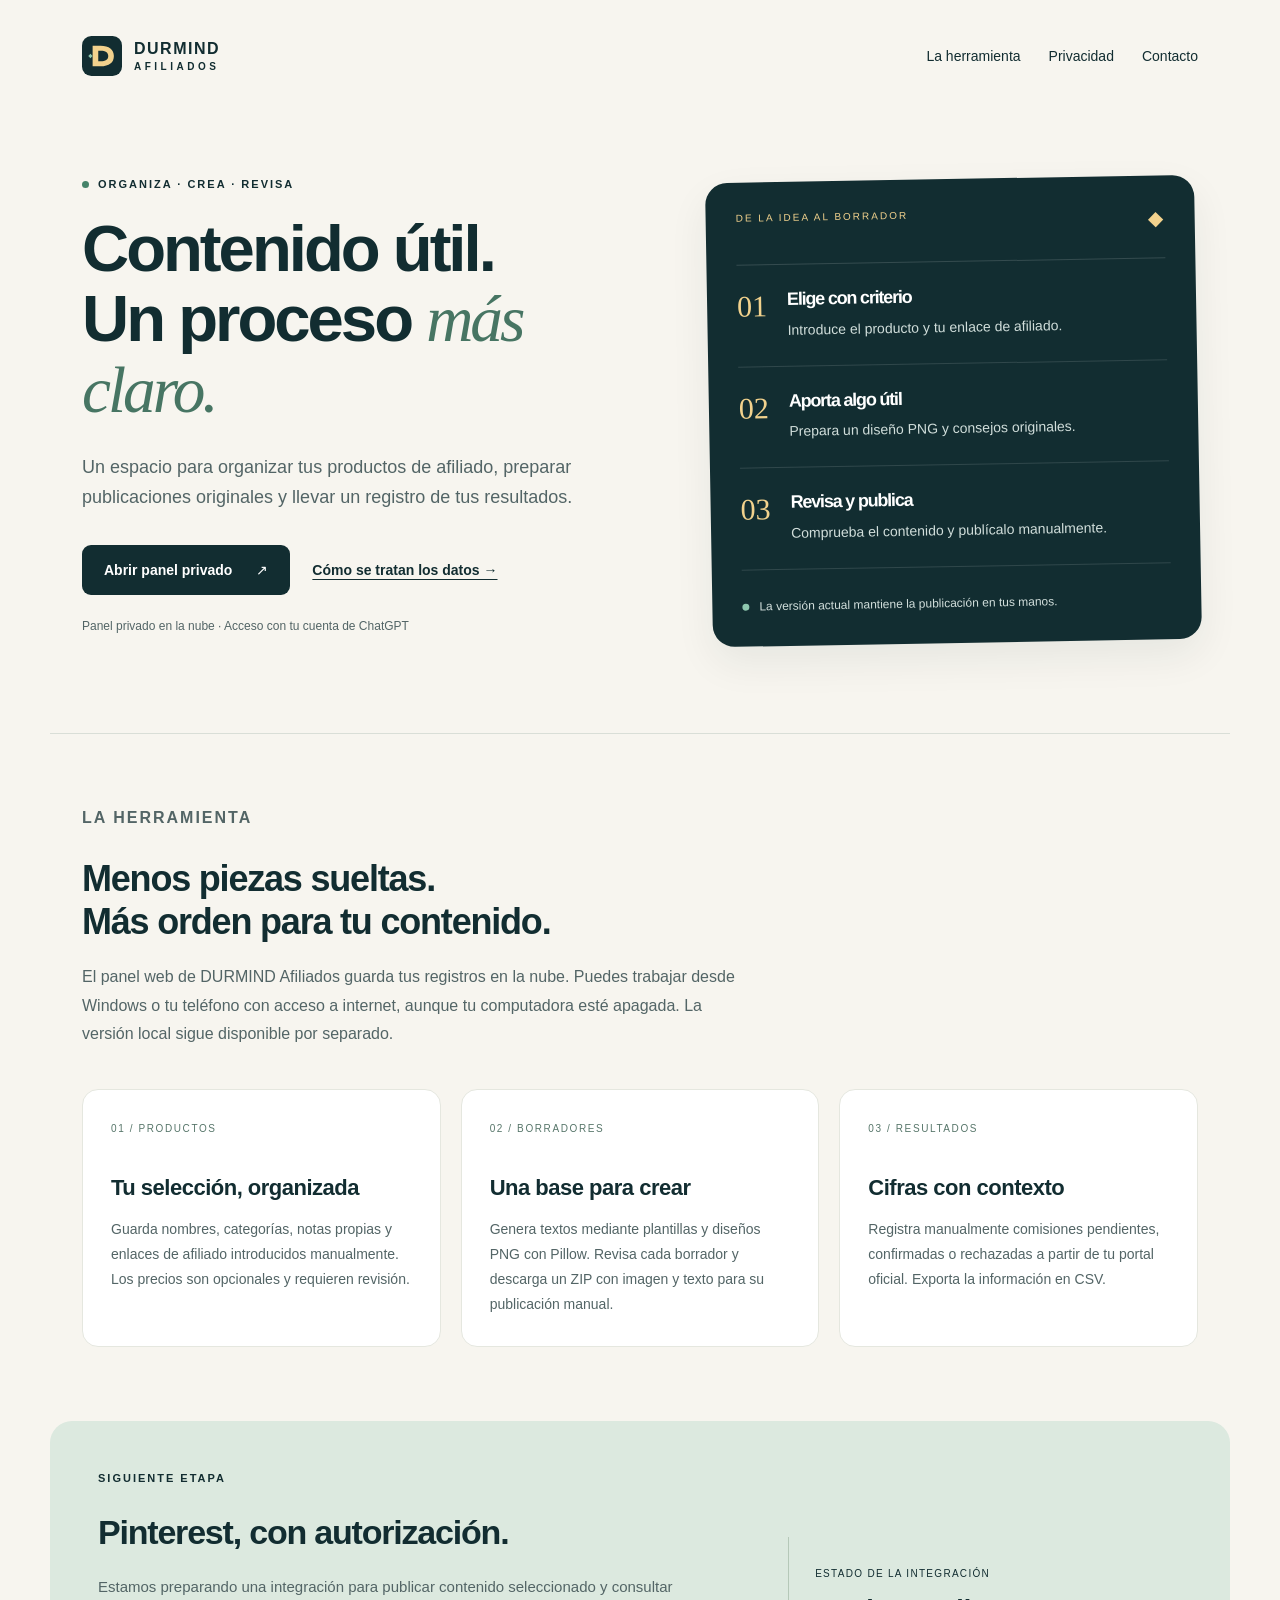
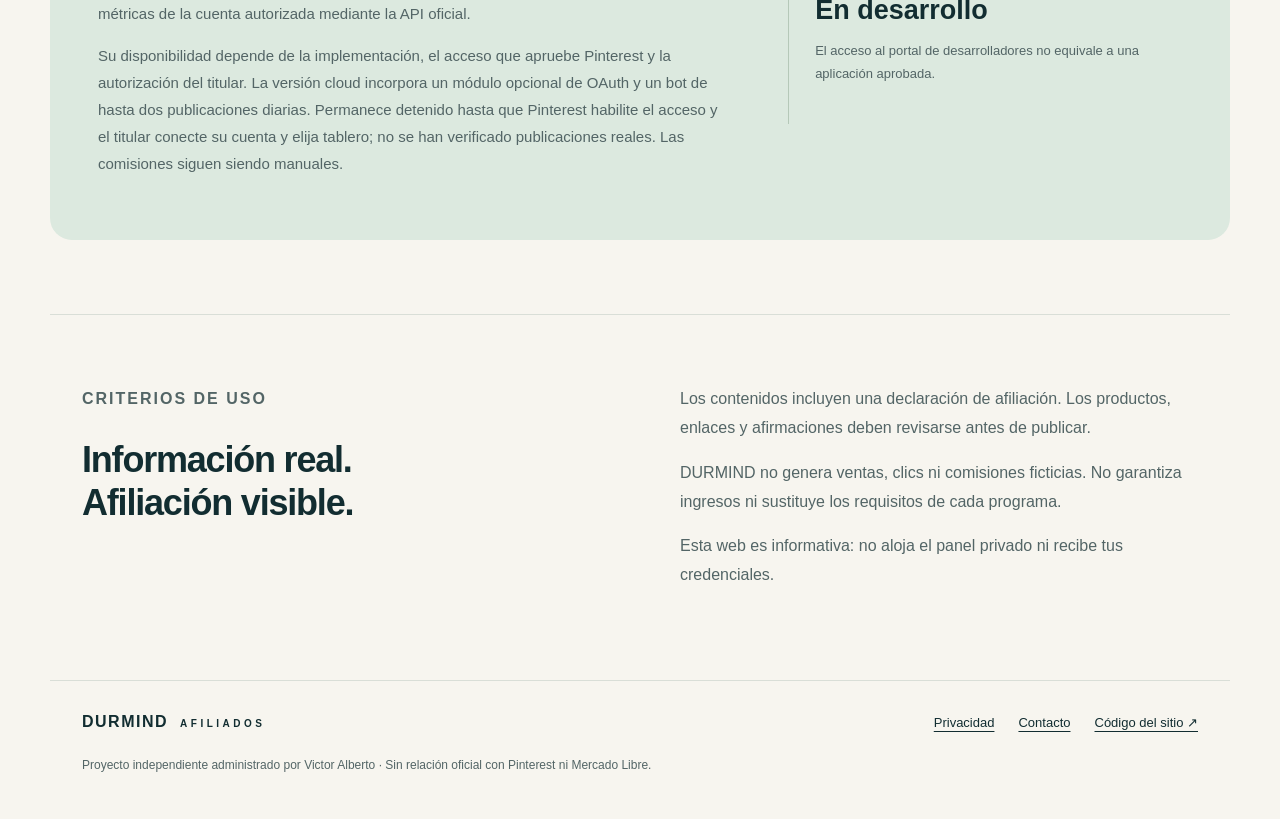
<file: index.html>
<!doctype html>
<html lang="es">
<head>
  <meta charset="utf-8">
  <meta name="viewport" content="width=device-width, initial-scale=1">
  <meta name="description" content="DURMIND Afiliados: herramienta local para organizar productos, preparar contenido original y registrar comisiones. Integración con Pinterest en desarrollo.">
  <meta name="theme-color" content="#122d31">
  <title>DURMIND Afiliados · Contenido con intención</title>
  <link rel="icon" href="assets/icon.svg" type="image/svg+xml">
  <link rel="stylesheet" href="assets/style.css">
</head>
<body>
  <a class="skip" href="#contenido">Ir al contenido</a>
  <header class="header wrap">
    <a class="brand" href="./" aria-label="DURMIND Afiliados, inicio"><img src="assets/icon.svg" alt="" width="40" height="40"><span>DURMIND<small>AFILIADOS</small></span></a>
    <nav aria-label="Principal"><a href="#herramienta">La herramienta</a><a href="privacidad.html">Privacidad</a><a href="contacto.html">Contacto</a></nav>
  </header>
  <main id="contenido">
    <section class="hero wrap">
      <div>
        <p class="eyebrow"><span class="dot"></span> ORGANIZA · CREA · REVISA</p>
        <h1>Contenido útil.<br>Un proceso <em>más claro.</em></h1>
        <p class="intro">Un espacio para organizar tus productos de afiliado, preparar publicaciones originales y llevar un registro de tus resultados.</p>
        <div class="actions"><a class="button" href="https://durmind-afiliados-panel.vicozero559.chatgpt.site">Abrir panel privado <span aria-hidden="true">↗</span></a><a class="text-link" href="privacidad.html">Cómo se tratan los datos →</a></div>
        <p class="hero-note">Panel privado en la nube · Acceso con tu cuenta de ChatGPT</p>
      </div>
      <aside class="process" aria-label="Flujo editorial de la aplicación">
        <div class="process-top"><span>DE LA IDEA AL BORRADOR</span><span aria-hidden="true">◆</span></div>
        <div class="step"><span class="step-no">01</span><div><h2>Elige con criterio</h2><p>Introduce el producto y tu enlace de afiliado.</p></div></div>
        <div class="step"><span class="step-no">02</span><div><h2>Aporta algo útil</h2><p>Prepara un diseño PNG y consejos originales.</p></div></div>
        <div class="step"><span class="step-no">03</span><div><h2>Revisa y publica</h2><p>Comprueba el contenido y publícalo manualmente.</p></div></div>
        <div class="process-bottom"><span class="dot"></span> La versión actual mantiene la publicación en tus manos.</div>
      </aside>
    </section>
    <section class="section wrap" id="herramienta">
      <div class="section-heading"><p class="eyebrow">LA HERRAMIENTA</p><h2>Menos piezas sueltas.<br>Más orden para tu contenido.</h2><p>El panel web de DURMIND Afiliados guarda tus registros en la nube. Puedes trabajar desde Windows o tu teléfono con acceso a internet, aunque tu computadora esté apagada. La versión local sigue disponible por separado.</p></div>
      <div class="cards">
        <article class="card"><span class="card-index">01 / PRODUCTOS</span><h3>Tu selección, organizada</h3><p>Guarda nombres, categorías, notas propias y enlaces de afiliado introducidos manualmente. Los precios son opcionales y requieren revisión.</p></article>
        <article class="card"><span class="card-index">02 / BORRADORES</span><h3>Una base para crear</h3><p>Genera textos mediante plantillas y diseños PNG con Pillow. Revisa cada borrador y descarga un ZIP con imagen y texto para su publicación manual.</p></article>
        <article class="card"><span class="card-index">03 / RESULTADOS</span><h3>Cifras con contexto</h3><p>Registra manualmente comisiones pendientes, confirmadas o rechazadas a partir de tu portal oficial. Exporta la información en CSV.</p></article>
      </div>
    </section>
    <section class="integration wrap" aria-labelledby="pinterest-title">
      <div><p class="eyebrow">SIGUIENTE ETAPA</p><h2 id="pinterest-title">Pinterest, con autorización.</h2><p>Estamos preparando una integración para publicar contenido seleccionado y consultar métricas de la cuenta autorizada mediante la API oficial.</p><p>Su disponibilidad depende de la implementación, el acceso que apruebe Pinterest y la autorización del titular. La versión cloud incorpora un módulo opcional de OAuth y un bot de hasta dos publicaciones diarias. Permanece detenido hasta que Pinterest habilite el acceso y el titular conecte su cuenta y elija tablero; no se han verificado publicaciones reales. Las comisiones siguen siendo manuales.</p></div>
      <div class="status"><span class="label">ESTADO DE LA INTEGRACIÓN</span><strong>En desarrollo</strong><p>El acceso al portal de desarrolladores no equivale a una aplicación aprobada.</p></div>
    </section>
    <section class="section wrap principles"><div><p class="eyebrow">CRITERIOS DE USO</p><h2>Información real.<br>Afiliación visible.</h2></div><div><p>Los contenidos incluyen una declaración de afiliación. Los productos, enlaces y afirmaciones deben revisarse antes de publicar.</p><p>DURMIND no genera ventas, clics ni comisiones ficticias. No garantiza ingresos ni sustituye los requisitos de cada programa.</p><p>Esta web es informativa: no aloja el panel privado ni recibe tus credenciales.</p></div></section>
  </main>
  <footer class="footer wrap"><div class="footer-row"><a class="brand" href="./">DURMIND <small>AFILIADOS</small></a><div><a href="privacidad.html">Privacidad</a><a href="contacto.html">Contacto</a><a href="https://github.com/vicozero/durmind-afiliados-web" rel="noopener noreferrer">Código del sitio ↗</a></div></div><p>Proyecto independiente administrado por Victor Alberto · Sin relación oficial con Pinterest ni Mercado Libre.</p></footer>
</body>
</html>
</file>
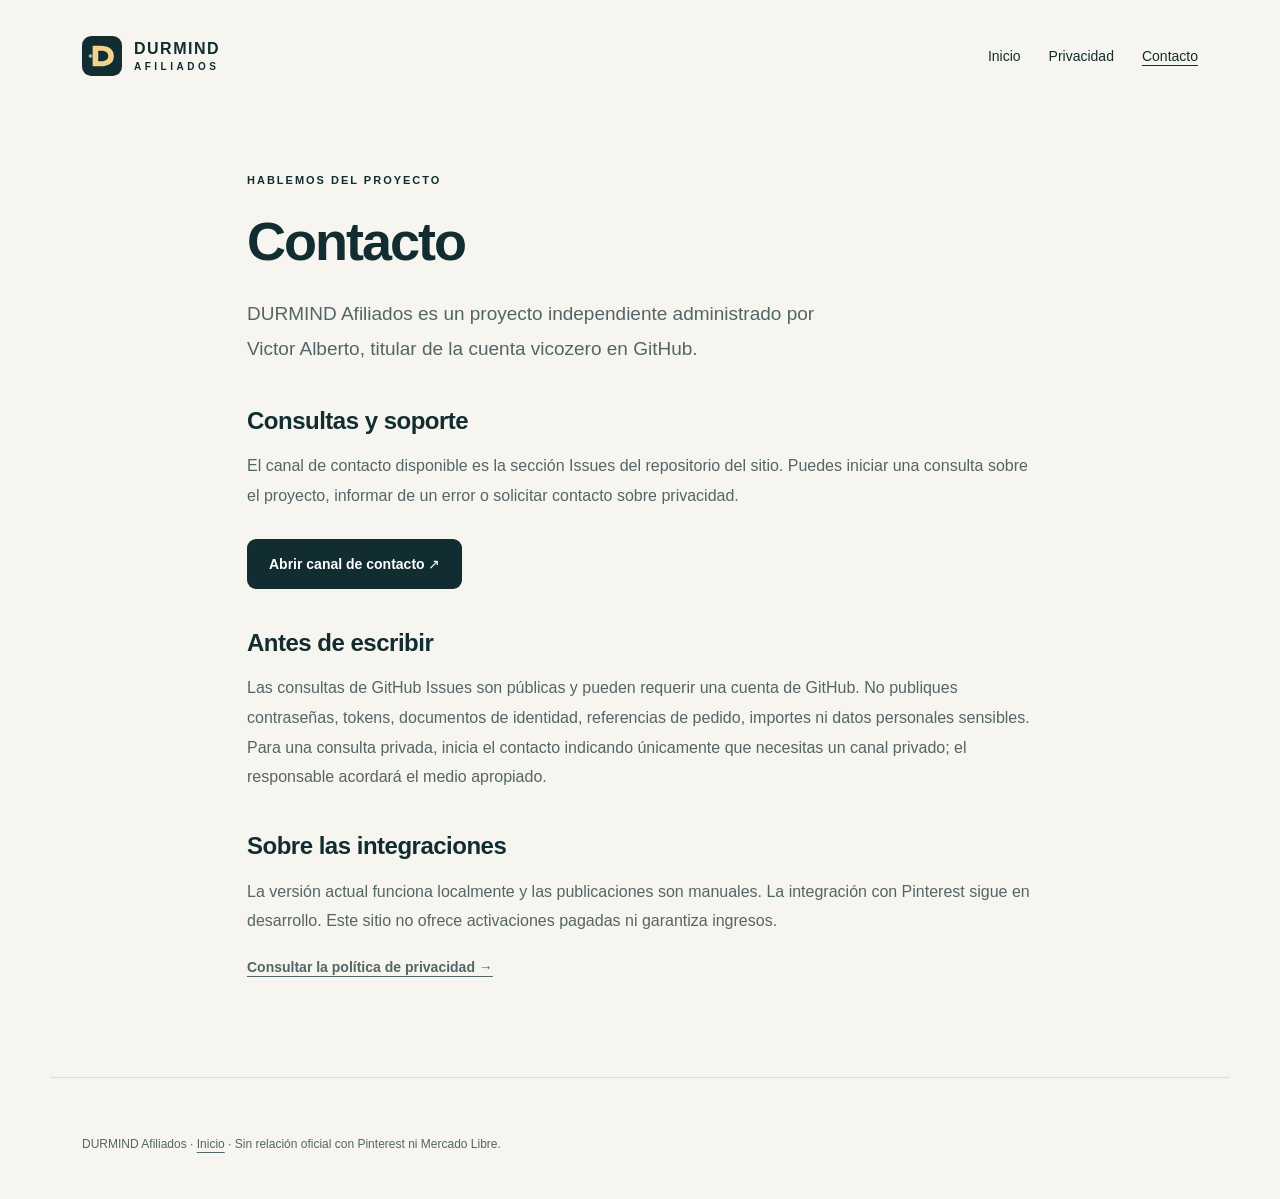
<file: contacto.html>
<!doctype html>
<html lang="es">
<head><meta charset="utf-8"><meta name="viewport" content="width=device-width, initial-scale=1"><meta name="description" content="Contacto y consultas de privacidad de DURMIND Afiliados."><title>Contacto · DURMIND Afiliados</title><link rel="icon" href="assets/icon.svg" type="image/svg+xml"><link rel="stylesheet" href="assets/style.css"></head>
<body><a class="skip" href="#contenido">Ir al contenido</a><header class="header wrap"><a class="brand" href="./"><img src="assets/icon.svg" alt="" width="40" height="40"><span>DURMIND<small>AFILIADOS</small></span></a><nav aria-label="Principal"><a href="./">Inicio</a><a href="privacidad.html">Privacidad</a><a aria-current="page" href="contacto.html">Contacto</a></nav></header><main id="contenido" class="document wrap"><p class="eyebrow">HABLEMOS DEL PROYECTO</p><h1>Contacto</h1><p class="intro">DURMIND Afiliados es un proyecto independiente administrado por Victor Alberto, titular de la cuenta vicozero en GitHub.</p><h2>Consultas y soporte</h2><p>El canal de contacto disponible es la sección Issues del repositorio del sitio. Puedes iniciar una consulta sobre el proyecto, informar de un error o solicitar contacto sobre privacidad.</p><a class="button" href="https://github.com/vicozero/durmind-afiliados-web/issues" rel="noopener noreferrer">Abrir canal de contacto ↗</a><h2>Antes de escribir</h2><p>Las consultas de GitHub Issues son públicas y pueden requerir una cuenta de GitHub. No publiques contraseñas, tokens, documentos de identidad, referencias de pedido, importes ni datos personales sensibles. Para una consulta privada, inicia el contacto indicando únicamente que necesitas un canal privado; el responsable acordará el medio apropiado.</p><h2>Sobre las integraciones</h2><p>La versión actual funciona localmente y las publicaciones son manuales. La integración con Pinterest sigue en desarrollo. Este sitio no ofrece activaciones pagadas ni garantiza ingresos.</p><p><a class="text-link" href="privacidad.html">Consultar la política de privacidad →</a></p></main><footer class="footer wrap"><p>DURMIND Afiliados · <a href="./">Inicio</a> · Sin relación oficial con Pinterest ni Mercado Libre.</p></footer></body></html>
</file>
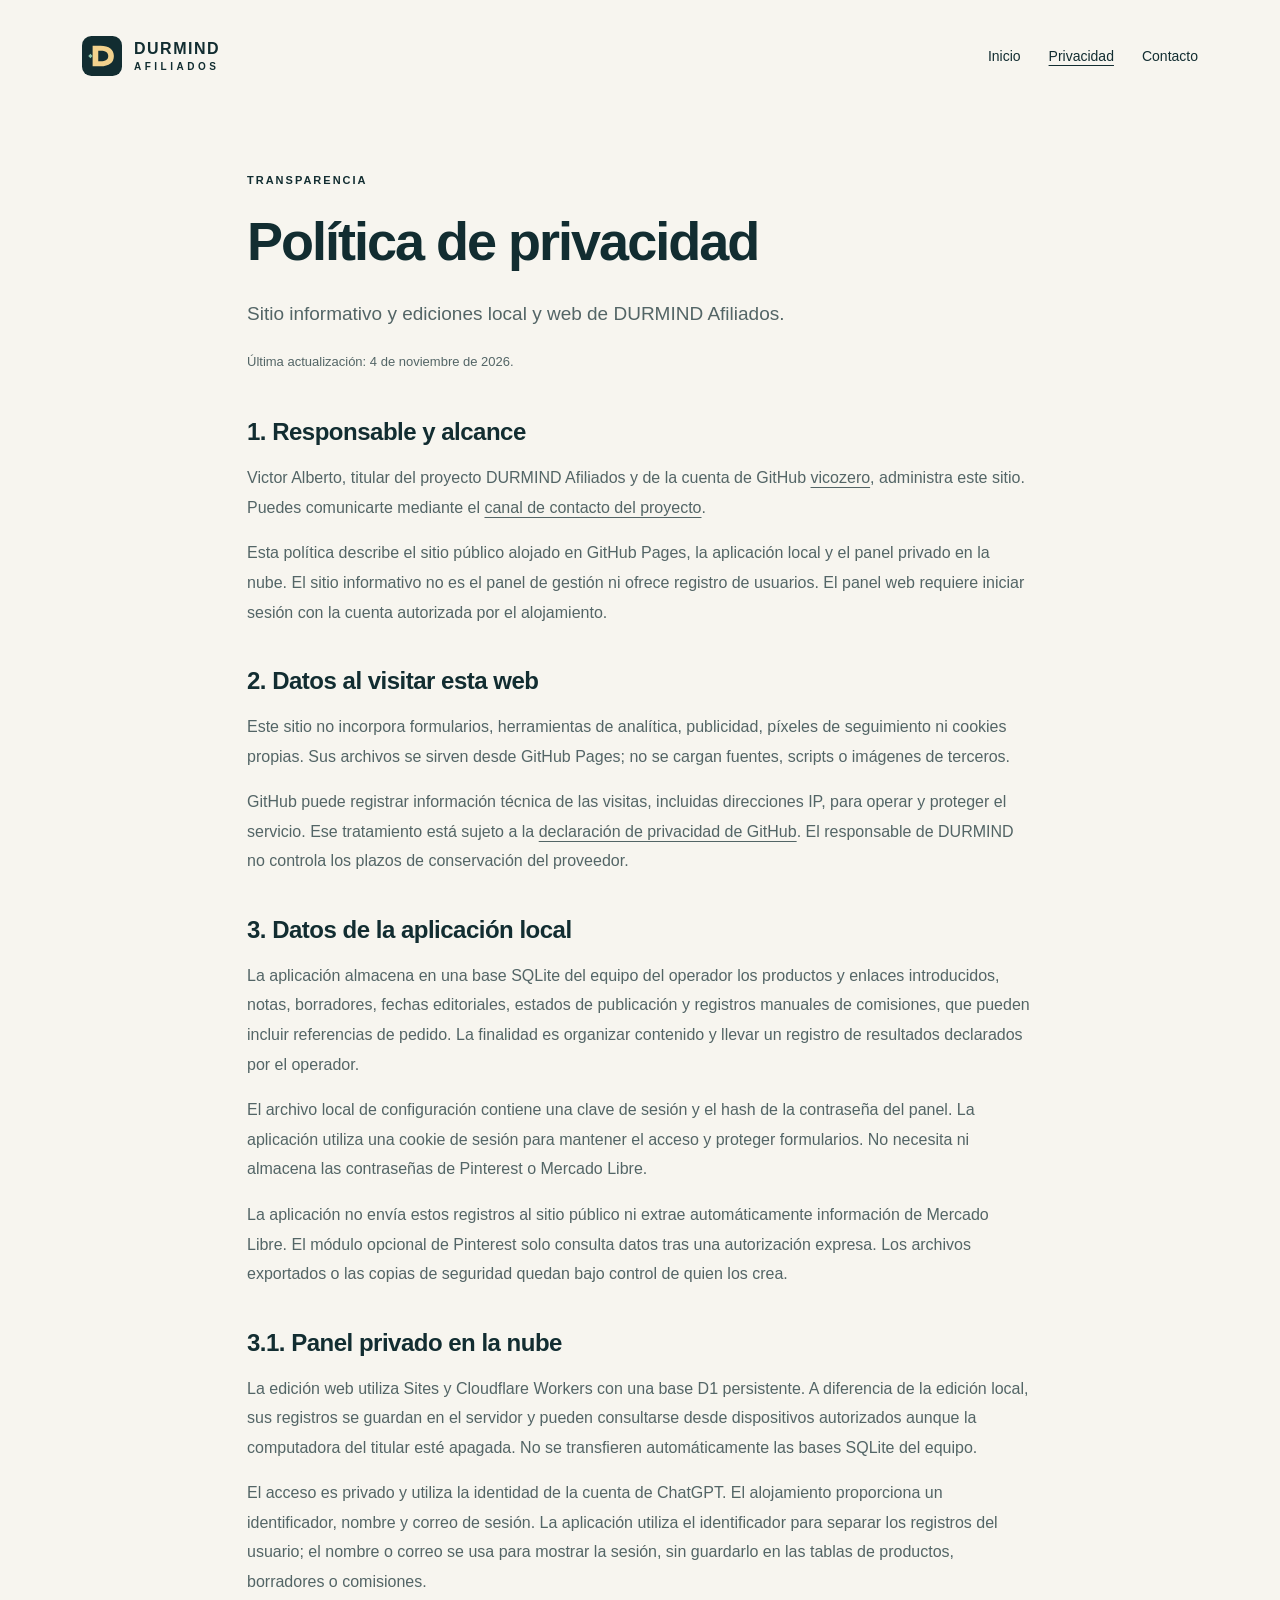
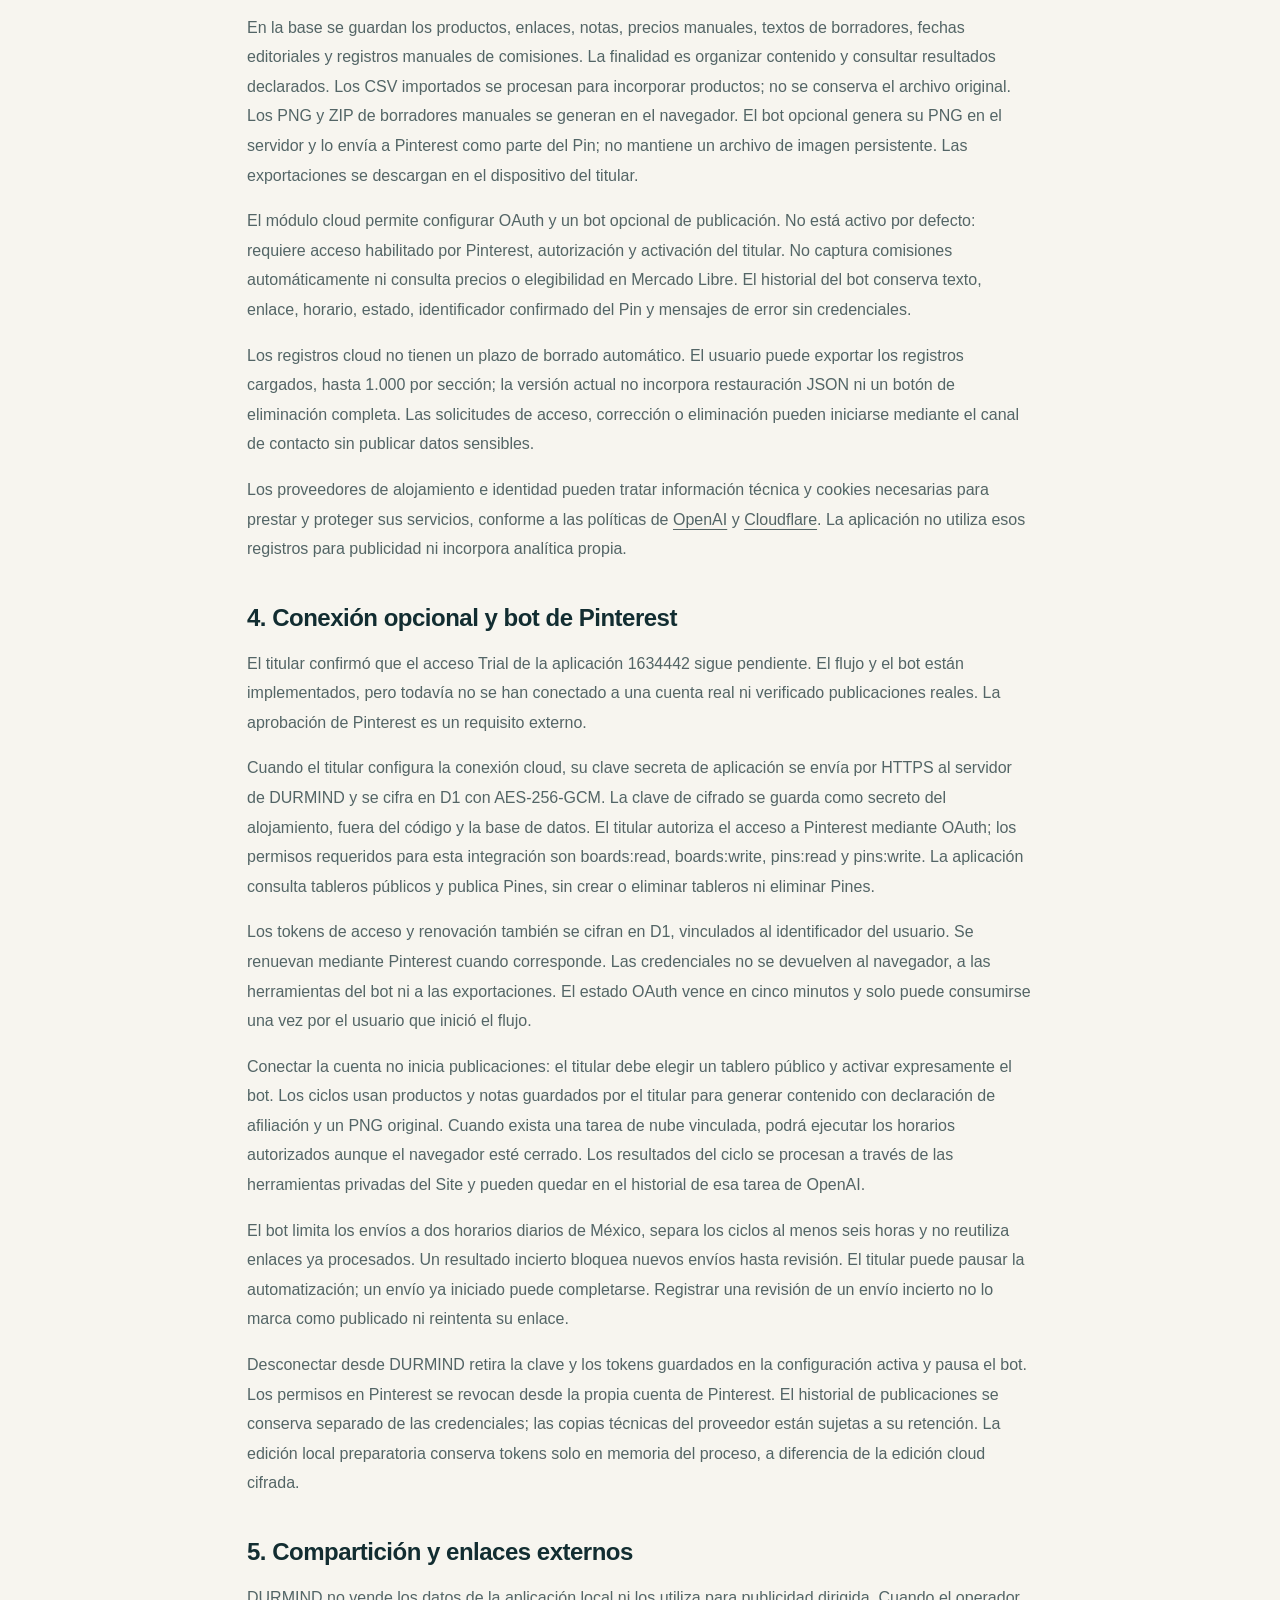
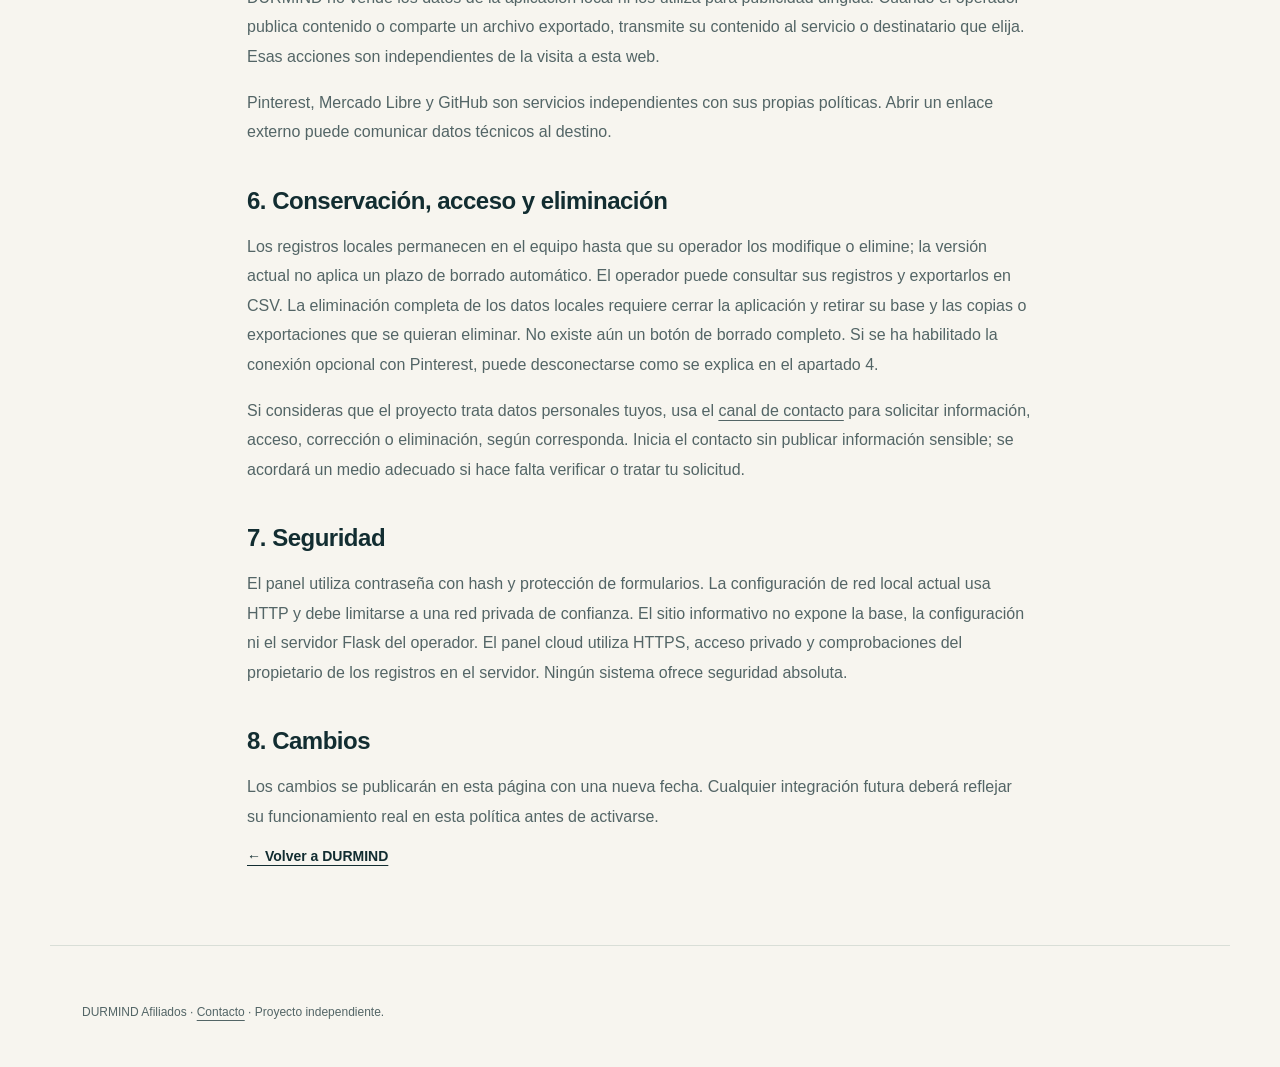
<file: privacidad.html>
<!doctype html>
<html lang="es">
<head><meta charset="utf-8"><meta name="viewport" content="width=device-width, initial-scale=1"><meta name="description" content="Política de privacidad del sitio informativo y la aplicación local DURMIND Afiliados."><title>Política de privacidad · DURMIND Afiliados</title><link rel="icon" href="assets/icon.svg" type="image/svg+xml"><link rel="stylesheet" href="assets/style.css"></head>
<body><a class="skip" href="#contenido">Ir al contenido</a><header class="header wrap"><a class="brand" href="./"><img src="assets/icon.svg" alt="" width="40" height="40"><span>DURMIND<small>AFILIADOS</small></span></a><nav aria-label="Principal"><a href="./">Inicio</a><a aria-current="page" href="privacidad.html">Privacidad</a><a href="contacto.html">Contacto</a></nav></header>
<main id="contenido" class="document wrap"><p class="eyebrow">TRANSPARENCIA</p><h1>Política de privacidad</h1><p class="intro">Sitio informativo y ediciones local y web de DURMIND Afiliados.</p><p class="updated">Última actualización: 4 de noviembre de 2026.</p>
<h2>1. Responsable y alcance</h2><p>Victor Alberto, titular del proyecto DURMIND Afiliados y de la cuenta de GitHub <a href="https://github.com/vicozero">vicozero</a>, administra este sitio. Puedes comunicarte mediante el <a href="contacto.html">canal de contacto del proyecto</a>.</p><p>Esta política describe el sitio público alojado en GitHub Pages, la aplicación local y el panel privado en la nube. El sitio informativo no es el panel de gestión ni ofrece registro de usuarios. El panel web requiere iniciar sesión con la cuenta autorizada por el alojamiento.</p>
<h2>2. Datos al visitar esta web</h2><p>Este sitio no incorpora formularios, herramientas de analítica, publicidad, píxeles de seguimiento ni cookies propias. Sus archivos se sirven desde GitHub Pages; no se cargan fuentes, scripts o imágenes de terceros.</p><p>GitHub puede registrar información técnica de las visitas, incluidas direcciones IP, para operar y proteger el servicio. Ese tratamiento está sujeto a la <a href="https://docs.github.com/en/site-policy/privacy-policies/github-general-privacy-statement" rel="noopener noreferrer">declaración de privacidad de GitHub</a>. El responsable de DURMIND no controla los plazos de conservación del proveedor.</p>
<h2>3. Datos de la aplicación local</h2><p>La aplicación almacena en una base SQLite del equipo del operador los productos y enlaces introducidos, notas, borradores, fechas editoriales, estados de publicación y registros manuales de comisiones, que pueden incluir referencias de pedido. La finalidad es organizar contenido y llevar un registro de resultados declarados por el operador.</p><p>El archivo local de configuración contiene una clave de sesión y el hash de la contraseña del panel. La aplicación utiliza una cookie de sesión para mantener el acceso y proteger formularios. No necesita ni almacena las contraseñas de Pinterest o Mercado Libre.</p><p>La aplicación no envía estos registros al sitio público ni extrae automáticamente información de Mercado Libre. El módulo opcional de Pinterest solo consulta datos tras una autorización expresa. Los archivos exportados o las copias de seguridad quedan bajo control de quien los crea.</p>
<h2>3.1. Panel privado en la nube</h2><p>La edición web utiliza Sites y Cloudflare Workers con una base D1 persistente. A diferencia de la edición local, sus registros se guardan en el servidor y pueden consultarse desde dispositivos autorizados aunque la computadora del titular esté apagada. No se transfieren automáticamente las bases SQLite del equipo.</p><p>El acceso es privado y utiliza la identidad de la cuenta de ChatGPT. El alojamiento proporciona un identificador, nombre y correo de sesión. La aplicación utiliza el identificador para separar los registros del usuario; el nombre o correo se usa para mostrar la sesión, sin guardarlo en las tablas de productos, borradores o comisiones.</p><p>En la base se guardan los productos, enlaces, notas, precios manuales, textos de borradores, fechas editoriales y registros manuales de comisiones. La finalidad es organizar contenido y consultar resultados declarados. Los CSV importados se procesan para incorporar productos; no se conserva el archivo original. Los PNG y ZIP de borradores manuales se generan en el navegador. El bot opcional genera su PNG en el servidor y lo envía a Pinterest como parte del Pin; no mantiene un archivo de imagen persistente. Las exportaciones se descargan en el dispositivo del titular.</p><p>El módulo cloud permite configurar OAuth y un bot opcional de publicación. No está activo por defecto: requiere acceso habilitado por Pinterest, autorización y activación del titular. No captura comisiones automáticamente ni consulta precios o elegibilidad en Mercado Libre. El historial del bot conserva texto, enlace, horario, estado, identificador confirmado del Pin y mensajes de error sin credenciales.</p><p>Los registros cloud no tienen un plazo de borrado automático. El usuario puede exportar los registros cargados, hasta 1.000 por sección; la versión actual no incorpora restauración JSON ni un botón de eliminación completa. Las solicitudes de acceso, corrección o eliminación pueden iniciarse mediante el canal de contacto sin publicar datos sensibles.</p><p>Los proveedores de alojamiento e identidad pueden tratar información técnica y cookies necesarias para prestar y proteger sus servicios, conforme a las políticas de <a href="https://openai.com/policies/privacy-policy/" rel="noopener noreferrer">OpenAI</a> y <a href="https://www.cloudflare.com/privacypolicy/" rel="noopener noreferrer">Cloudflare</a>. La aplicación no utiliza esos registros para publicidad ni incorpora analítica propia.</p><h2>4. Conexión opcional y bot de Pinterest</h2><p>El titular confirmó que el acceso Trial de la aplicación 1634442 sigue pendiente. El flujo y el bot están implementados, pero todavía no se han conectado a una cuenta real ni verificado publicaciones reales. La aprobación de Pinterest es un requisito externo.</p><p>Cuando el titular configura la conexión cloud, su clave secreta de aplicación se envía por HTTPS al servidor de DURMIND y se cifra en D1 con AES-256-GCM. La clave de cifrado se guarda como secreto del alojamiento, fuera del código y la base de datos. El titular autoriza el acceso a Pinterest mediante OAuth; los permisos requeridos para esta integración son boards:read, boards:write, pins:read y pins:write. La aplicación consulta tableros públicos y publica Pines, sin crear o eliminar tableros ni eliminar Pines.</p><p>Los tokens de acceso y renovación también se cifran en D1, vinculados al identificador del usuario. Se renuevan mediante Pinterest cuando corresponde. Las credenciales no se devuelven al navegador, a las herramientas del bot ni a las exportaciones. El estado OAuth vence en cinco minutos y solo puede consumirse una vez por el usuario que inició el flujo.</p><p>Conectar la cuenta no inicia publicaciones: el titular debe elegir un tablero público y activar expresamente el bot. Los ciclos usan productos y notas guardados por el titular para generar contenido con declaración de afiliación y un PNG original. Cuando exista una tarea de nube vinculada, podrá ejecutar los horarios autorizados aunque el navegador esté cerrado. Los resultados del ciclo se procesan a través de las herramientas privadas del Site y pueden quedar en el historial de esa tarea de OpenAI.</p><p>El bot limita los envíos a dos horarios diarios de México, separa los ciclos al menos seis horas y no reutiliza enlaces ya procesados. Un resultado incierto bloquea nuevos envíos hasta revisión. El titular puede pausar la automatización; un envío ya iniciado puede completarse. Registrar una revisión de un envío incierto no lo marca como publicado ni reintenta su enlace.</p><p>Desconectar desde DURMIND retira la clave y los tokens guardados en la configuración activa y pausa el bot. Los permisos en Pinterest se revocan desde la propia cuenta de Pinterest. El historial de publicaciones se conserva separado de las credenciales; las copias técnicas del proveedor están sujetas a su retención. La edición local preparatoria conserva tokens solo en memoria del proceso, a diferencia de la edición cloud cifrada.</p><h2>5. Compartición y enlaces externos</h2><p>DURMIND no vende los datos de la aplicación local ni los utiliza para publicidad dirigida. Cuando el operador publica contenido o comparte un archivo exportado, transmite su contenido al servicio o destinatario que elija. Esas acciones son independientes de la visita a esta web.</p><p>Pinterest, Mercado Libre y GitHub son servicios independientes con sus propias políticas. Abrir un enlace externo puede comunicar datos técnicos al destino.</p>
<h2>6. Conservación, acceso y eliminación</h2><p>Los registros locales permanecen en el equipo hasta que su operador los modifique o elimine; la versión actual no aplica un plazo de borrado automático. El operador puede consultar sus registros y exportarlos en CSV. La eliminación completa de los datos locales requiere cerrar la aplicación y retirar su base y las copias o exportaciones que se quieran eliminar. No existe aún un botón de borrado completo. Si se ha habilitado la conexión opcional con Pinterest, puede desconectarse como se explica en el apartado 4.</p><p>Si consideras que el proyecto trata datos personales tuyos, usa el <a href="contacto.html">canal de contacto</a> para solicitar información, acceso, corrección o eliminación, según corresponda. Inicia el contacto sin publicar información sensible; se acordará un medio adecuado si hace falta verificar o tratar tu solicitud.</p>
<h2>7. Seguridad</h2><p>El panel utiliza contraseña con hash y protección de formularios. La configuración de red local actual usa HTTP y debe limitarse a una red privada de confianza. El sitio informativo no expone la base, la configuración ni el servidor Flask del operador. El panel cloud utiliza HTTPS, acceso privado y comprobaciones del propietario de los registros en el servidor. Ningún sistema ofrece seguridad absoluta.</p>
<h2>8. Cambios</h2><p>Los cambios se publicarán en esta página con una nueva fecha. Cualquier integración futura deberá reflejar su funcionamiento real en esta política antes de activarse.</p><a class="text-link" href="./">← Volver a DURMIND</a></main>
<footer class="footer wrap"><p>DURMIND Afiliados · <a href="contacto.html">Contacto</a> · Proyecto independiente.</p></footer></body></html>
</file>
<file: assets/style.css>
@charset "UTF-8";
:root{--ink:#122d31;--paper:#f7f5ef;--muted:#536566;--green:#dce9df;--gold:#f2d28d;--line:#d9ded7;--white:#fff;--radius:22px;font-family:Segoe UI,Arial,sans-serif;color:var(--ink);background:var(--paper);font-synthesis:none;scroll-behavior:smooth}*{box-sizing:border-box}body{margin:0}a{color:inherit;text-underline-offset:4px}a:hover{text-decoration:underline}a:focus-visible{outline:3px solid #a66a00;outline-offset:5px;border-radius:3px}.wrap{max-width:1180px;margin-inline:auto;padding-inline:32px}.skip{position:absolute;top:-80px;left:16px;background:var(--white);padding:12px;z-index:10}.skip:focus{top:12px}.header{display:flex;justify-content:space-between;align-items:center;gap:24px;min-height:112px}.brand{display:flex;align-items:center;gap:12px;font-weight:800;letter-spacing:1.5px;text-decoration:none}.brand small{display:block;font-size:10px;letter-spacing:3.5px;margin-top:3px;font-weight:600}.header nav{display:flex;flex-wrap:wrap;gap:28px;font-size:14px}.header nav a{text-decoration:none}.header nav a:hover,.header nav a[aria-current]{text-decoration:underline}.hero{display:grid;grid-template-columns:1.15fr 1fr;align-items:center;gap:64px;padding-top:66px;padding-bottom:88px}.eyebrow{font-size:11px;letter-spacing:2px;font-weight:750;display:flex;align-items:center;gap:9px;margin:0 0 24px}.dot{display:inline-block;width:7px;height:7px;border-radius:50%;background:#458369;flex:none}h1{font-size:clamp(42px,5.1vw,66px);letter-spacing:-3px;line-height:1.07;margin:0 0 26px;font-weight:650}h1 em{font-family:Georgia,serif;font-weight:400;color:#477563}.intro{font-size:18px;line-height:1.7;color:var(--muted);max-width:600px}.actions{display:flex;align-items:center;flex-wrap:wrap;gap:22px;margin-top:32px}.button{display:inline-flex;align-items:center;justify-content:space-between;gap:24px;padding:16px 22px;border-radius:9px;background:var(--ink);color:white;font-size:14px;font-weight:650;text-decoration:none;min-height:50px}.button:hover{background:#24494c;text-decoration:none}.text-link{font-size:14px;font-weight:600}.hero-note{font-size:12px;color:var(--muted);margin-top:24px}.process{background:var(--ink);border-radius:var(--radius);padding:30px;color:var(--white);transform:rotate(-1deg);box-shadow:0 16px 40px #122d3112}.process-top{display:flex;justify-content:space-between;gap:16px;color:var(--gold);font-size:10px;letter-spacing:2px;padding-bottom:28px;border-bottom:1px solid #ffffff25}.process-top span:last-child{font-size:20px}.step{display:flex;gap:20px;align-items:flex-start;padding-block:24px;border-bottom:1px solid #ffffff20}.step-no{font-family:Georgia,serif;font-size:30px;color:var(--gold);line-height:1.1}.step h2{font-size:18px;font-weight:600;margin:0 0 8px}.step p{font-size:14px;color:#d1dedb;margin:0;line-height:1.65}.process-bottom{font-size:12px;color:#d1dedb;display:flex;align-items:center;gap:10px;margin-top:26px;line-height:1.7}.process-bottom .dot{background:#8dc7ae}.section{padding-top:70px;padding-bottom:74px;border-top:1px solid var(--line);scroll-margin-top:22px}.section-heading{max-width:670px;margin-bottom:40px}h2{font-size:36px;letter-spacing:-1.2px;line-height:1.2;margin:0 0 20px;font-weight:650}.section p,.integration p{font-size:16px;line-height:1.8;color:var(--muted)}.cards{display:grid;grid-template-columns:repeat(3,1fr);gap:20px}.card{background:#fff;border:1px solid #e5e7df;border-radius:16px;padding:28px}.card-index{font-size:10px;letter-spacing:1.6px;color:#57766a}.card h3{font-size:22px;line-height:1.3;font-weight:600;margin:38px 0 12px;letter-spacing:-.5px}.card p{font-size:14px;margin-bottom:0}.integration{background:var(--green);border-radius:var(--radius);padding:48px;display:grid;grid-template-columns:1.6fr 1fr;gap:60px;align-items:center}.integration .eyebrow{font-size:11px;color:var(--ink)}.integration p{font-size:15px}.integration h2{font-size:34px}.status{padding:26px;border-left:1px solid #b5c8b8}.label{font-size:10px;letter-spacing:1.3px}.status strong{display:block;margin-top:14px;font-size:27px;font-weight:600}.status p{font-size:13px}.principles{display:grid;grid-template-columns:1fr 1fr;gap:80px;margin-top:74px}.principles p:first-child{margin-top:0}.footer{padding-top:32px;padding-bottom:32px;border-top:1px solid var(--line)}.footer-row{display:flex;align-items:center;justify-content:space-between;gap:24px}.footer-row>div{display:flex;flex-wrap:wrap;gap:24px;font-size:13px}.footer>p{font-size:12px;color:var(--muted);line-height:1.7;margin-top:24px}.document{max-width:850px;padding-top:60px;padding-bottom:80px}.document h1{font-size:clamp(36px,6vw,54px);letter-spacing:-2px}.document h2{font-size:24px;letter-spacing:-.5px;margin:40px 0 14px}.document p{font-size:16px;line-height:1.85;color:var(--muted)}.document .intro{font-size:19px}.document .updated{font-size:13px;margin-bottom:44px}.document .eyebrow{font-size:11px;color:var(--ink);line-height:1.5}.document .button{margin-top:12px}img{max-width:100%}@media(max-width:800px){.header{min-height:100px;align-items:flex-start;padding-top:26px;padding-bottom:26px}.header nav{gap:12px 20px;justify-content:flex-end;font-size:13px}.hero{grid-template-columns:1fr;gap:40px;padding-top:38px;padding-bottom:56px}.hero h1{max-width:620px}.process{transform:none;max-width:600px}.cards{grid-template-columns:1fr}.card h3{margin-top:22px}.integration{grid-template-columns:1fr;gap:20px;margin-inline:24px;padding:30px}.status{border-left:0;border-top:1px solid #b5c8b8;padding:24px 0 0}.principles{grid-template-columns:1fr;gap:10px;margin-top:50px}.footer-row{align-items:flex-start;flex-direction:column}.section{padding-top:48px;padding-bottom:48px}}@media(max-width:480px){.wrap{padding-inline:22px}.header{flex-direction:column;gap:20px}.header nav{justify-content:flex-start}.hero{padding-top:28px}.hero h1{font-size:43px;letter-spacing:-2px}.intro{font-size:17px}.process{padding:24px}.section h2,.integration h2{font-size:29px}.integration{margin-inline:14px;padding:28px 22px}.footer-row>div{gap:18px}.document{padding-top:34px}.document h1{font-size:39px}.document h2{font-size:23px}}@media(prefers-reduced-motion:reduce){:root{scroll-behavior:auto}}
</file>
